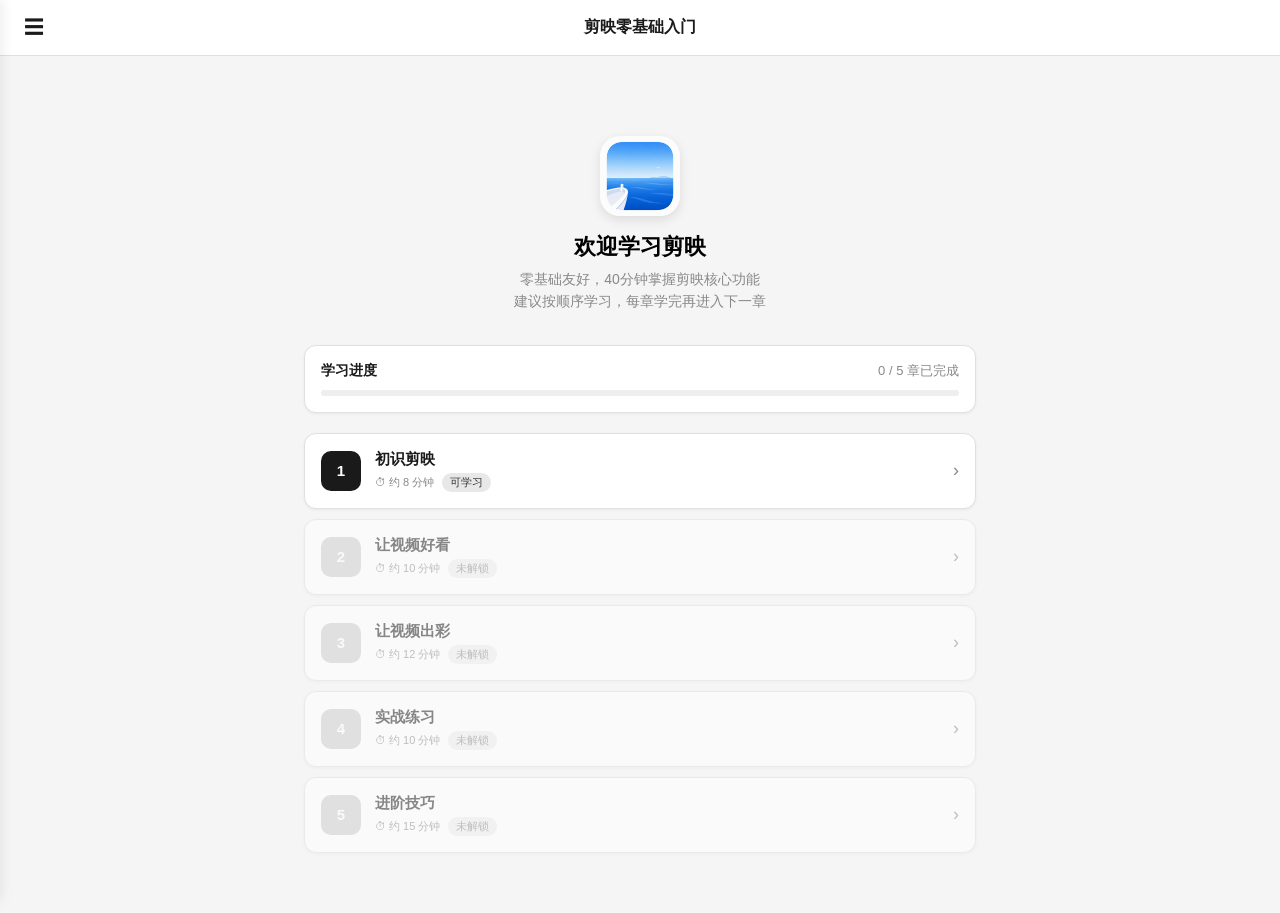
<file: index.html>
<!DOCTYPE html>
<html lang="zh-CN">
<head>
  <meta charset="UTF-8">
  <meta name="viewport" content="width=device-width, initial-scale=1.0, maximum-scale=1.0, user-scalable=no">
  <title>剪映零基础入门</title>
  <link rel="stylesheet" href="css/style.css">
  <link rel="manifest" href="manifest.json">
  <link rel="icon" href="assets/icon.png" type="image/png">
</head>
<body>

  <!-- 侧边栏遮罩 -->
  <div class="sidebar-overlay" id="sidebarOverlay" onclick="toggleSidebar()"></div>

  <!-- 侧边栏 -->
  <div class="sidebar" id="sidebar">
    <div class="sidebar-header">
      <div class="sidebar-logo">
        <img src="assets/icon.png" alt="Logo">
      </div>
      <h2>剪映入门</h2>
    </div>
    <nav class="sidebar-nav">
      <div class="nav-section-title">学习</div>
      <button class="nav-item active" onclick="goHome()">
        <span class="nav-icon">🏠</span> 课程首页
      </button>
      <button class="nav-item" onclick="goToChapter(1)">
        <span class="nav-icon">1</span> 第1章 · 初识剪映
      </button>
      <button class="nav-item" id="navCh2" onclick="goToChapter(2)">
        <span class="nav-icon">2</span> 第2章 · 让视频好看
      </button>
      <button class="nav-item" id="navCh3" onclick="goToChapter(3)">
        <span class="nav-icon">3</span> 第3章 · 让视频出彩
      </button>
      <button class="nav-item" id="navCh4" onclick="goToChapter(4)">
        <span class="nav-icon">4</span> 第4章 · 实战练习
      </button>

      <div class="nav-section-title">设置</div>
      <button class="nav-item" onclick="resetProgress()">
        <span class="nav-icon">🔄</span> 重置学习进度
      </button>
      <button class="nav-item" onclick="toggleSidebar()">
        <span class="nav-icon">ℹ️</span> 关于本应用
      </button>
    </nav>
    <div class="sidebar-footer">
      <img src="assets/icon.png" alt="icon" style="width:20px;vertical-align:middle;margin-right:4px;">剪映零基础入门 v1.0
    </div>
  </div>

  <!-- 顶部导航栏 -->
  <header class="top-bar">
    <button class="menu-btn" onclick="toggleSidebar()">☰</button>
    <h1>剪映零基础入门</h1>
  </header>

  <!-- 主内容区 -->
  <main class="main-content">

    <!-- 欢迎语 -->
    <div class="welcome">
      <div class="welcome-logo">
        <img src="assets/icon.png" alt="剪映入门">
      </div>
      <h2>欢迎学习剪映</h2>
      <p>零基础友好，40分钟掌握剪映核心功能<br>建议按顺序学习，每章学完再进入下一章</p>
    </div>

    <!-- 学习进度 -->
    <div class="progress-section">
      <div class="progress-header">
        <strong style="font-size:14px;">学习进度</strong>
        <span id="progressText">0 / 5 章已完成</span>
      </div>
      <div class="progress-bar">
        <div class="progress-fill" id="progressFill"></div>
      </div>
    </div>

    <!-- 章节列表 -->
    <div class="chapter-list">

      <div class="chapter-card" id="card1" onclick="openVideo(1)">
        <div class="chapter-num">1</div>
        <div class="chapter-info">
          <h3>初识剪映</h3>
          <div class="chapter-meta">
            <span class="chapter-time">⏱ 约 8 分钟</span>
            <span class="chapter-badge badge-ready" id="badge1">可学习</span>
          </div>
        </div>
        <span class="chapter-arrow">›</span>
      </div>

      <div class="chapter-card locked" id="card2" onclick="openVideo(2)">
        <div class="chapter-num">2</div>
        <div class="chapter-info">
          <h3>让视频好看</h3>
          <div class="chapter-meta">
            <span class="chapter-time">⏱ 约 10 分钟</span>
            <span class="chapter-badge badge-locked" id="badge2">未解锁</span>
          </div>
        </div>
        <span class="chapter-arrow">›</span>
      </div>

      <div class="chapter-card locked" id="card3" onclick="openVideo(3)">
        <div class="chapter-num">3</div>
        <div class="chapter-info">
          <h3>让视频出彩</h3>
          <div class="chapter-meta">
            <span class="chapter-time">⏱ 约 12 分钟</span>
            <span class="chapter-badge badge-locked" id="badge3">未解锁</span>
          </div>
        </div>
        <span class="chapter-arrow">›</span>
      </div>

      <div class="chapter-card locked" id="card4" onclick="openVideo(4)">
        <div class="chapter-num">4</div>
        <div class="chapter-info">
          <h3>实战练习</h3>
          <div class="chapter-meta">
            <span class="chapter-time">⏱ 约 10 分钟</span>
            <span class="chapter-badge badge-locked" id="badge4">未解锁</span>
          </div>
        </div>
        <span class="chapter-arrow">›</span>
      </div>

      <div class="chapter-card locked" id="card5" onclick="openVideo(5)">
        <div class="chapter-num">5</div>
        <div class="chapter-info">
          <h3>进阶技巧</h3>
          <div class="chapter-meta">
            <span class="chapter-time">⏱ 约 15 分钟</span>
            <span class="chapter-badge badge-locked" id="badge5">未解锁</span>
          </div>
        </div>
        <span class="chapter-arrow">›</span>
      </div>

    </div>
  </main>

  <script src="js/app.js?v=2" charset="UTF-8"></script>
</body>
</html>
</file>
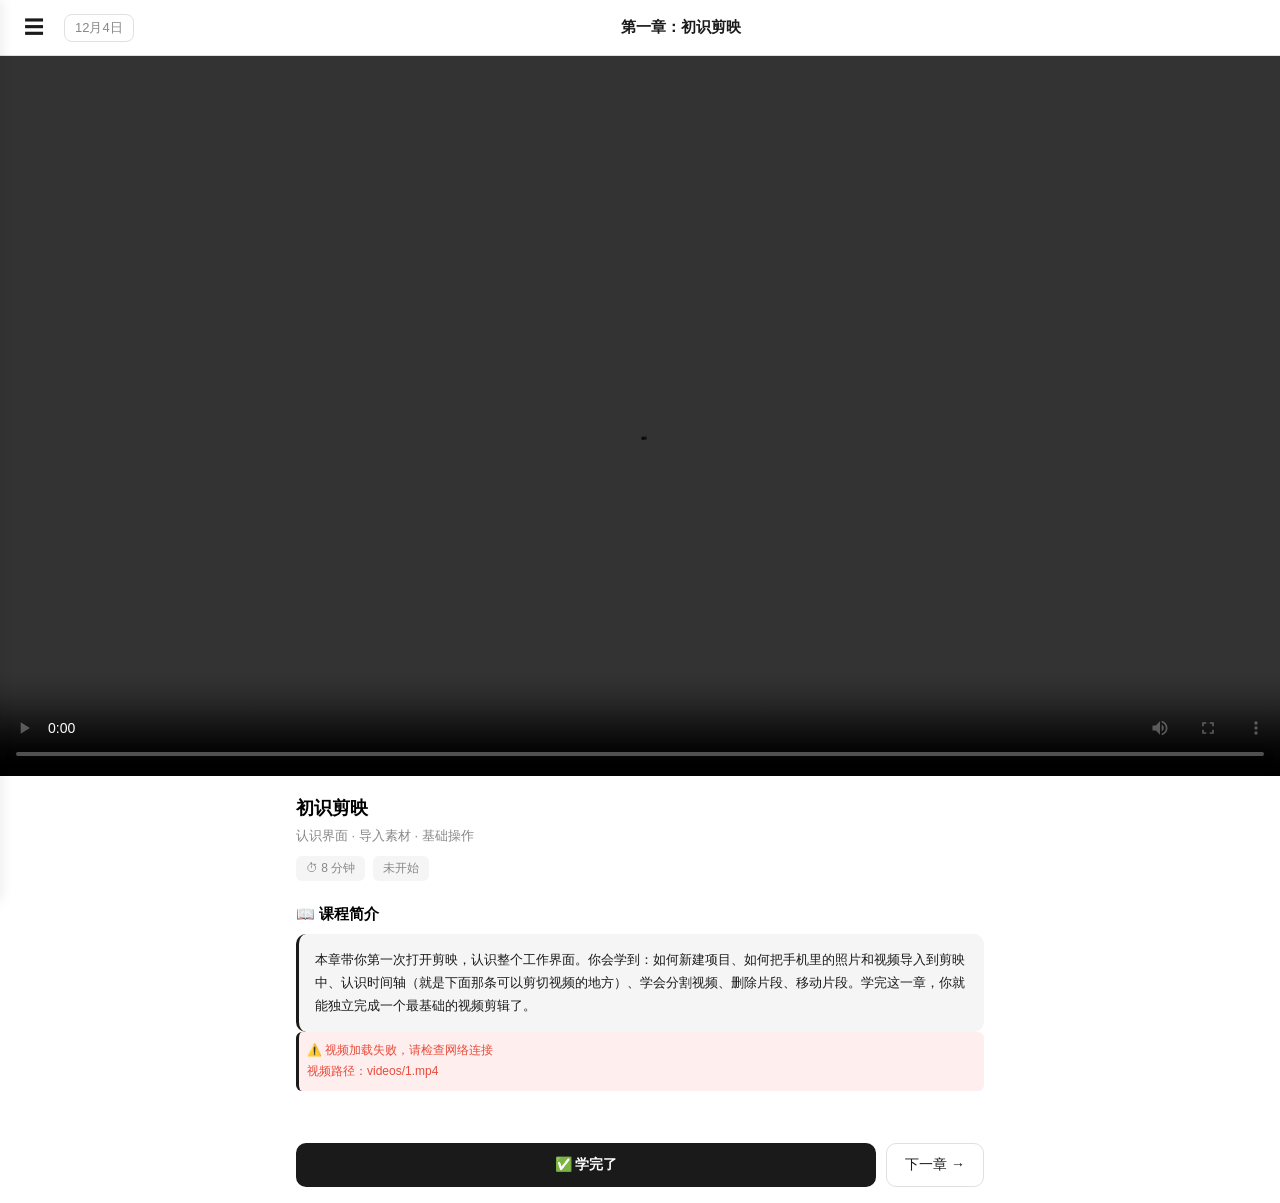
<file: video.html>
<!DOCTYPE html>
<html lang="zh-CN">
<head>
  <meta charset="UTF-8">
  <meta name="viewport" content="width=device-width, initial-scale=1.0, maximum-scale=1.0, user-scalable=no">
  <title>课程播放 - 剪映零基础入门</title>
  <link rel="stylesheet" href="css/style.css">
  <link rel="icon" href="assets/icon.png" type="image/png">
</head>
<body class="video-page">

  <!-- 侧边栏遮罩 -->
  <div class="sidebar-overlay" id="sidebarOverlay" onclick="toggleSidebar()"></div>

  <!-- 侧边栏 -->
  <div class="sidebar" id="sidebar">
    <div class="sidebar-header">
      <div class="sidebar-logo">
        <img src="assets/icon.png" alt="Logo">
      </div>
      <h2>剪映入门</h2>
    </div>
    <nav class="sidebar-nav">
      <div class="nav-section-title">学习</div>
      <button class="nav-item" onclick="goHome()">
        <span class="nav-icon">🏠</span> 课程首页
      </button>
      <button class="nav-item" onclick="goToChapter(1)">
        <span class="nav-icon">1</span> 第1章 · 初识剪映
      </button>
      <button class="nav-item" id="navCh2v" onclick="goToChapter(2)">
        <span class="nav-icon">2</span> 第2章 · 让视频好看
      </button>
      <button class="nav-item" id="navCh3v" onclick="goToChapter(3)">
        <span class="nav-icon">3</span> 第3章 · 让视频出彩
      </button>
      <button class="nav-item" id="navCh4v" onclick="goToChapter(4)">
        <span class="nav-icon">4</span> 第4章 · 实战练习
      </button>
      <button class="nav-item" id="navCh5v" onclick="goToChapter(5)">
        <span class="nav-icon">5</span> 第5章 · 进阶技巧
      </button>
      <div class="nav-section-title">设置</div>
      <button class="nav-item" onclick="resetProgress()">
        <span class="nav-icon">🔄</span> 重置学习进度
      </button>
    </nav>
    <div class="sidebar-footer">
      <img src="assets/icon.png" alt="icon" style="width:18px;vertical-align:middle;margin-right:4px;">剪映零基础入门 v1.0
    </div>
  </div>

  <!-- 顶部导航栏 -->
  <header class="video-top-bar">
    <button class="menu-btn" onclick="toggleSidebar()">☰</button>
    <button class="date-btn" id="dateBtn" onclick="toggleCalendar()">--</button>
    <h1 id="videoTitle">课程标题</h1>
    <div style="width:36px;flex-shrink:0;"></div>
  </header>

  <!-- 视频播放区域 -->
  <div class="video-container">
    <video id="mainVideo" controls preload="auto">
      您的浏览器不支持视频播放
    </video>
  </div>

  <!-- 课程说明 -->
  <div class="video-info">
    <h2 id="videoName">课程名称</h2>
    <p id="videoDesc" class="video-desc">课程描述</p>
    <div class="video-tags">
      <span id="videoTime" class="tag">⏱ -- 分钟</span>
      <span id="videoStatus" class="tag">未开始</span>
    </div>
  </div>

  <!-- 课程简介 -->
  <div class="video-intro" id="videoIntro">
    <h3>📖 课程简介</h3>
    <p id="videoIntroText"></p>
  </div>

  <!-- 操作按钮 -->
  <div class="video-actions">
    <button class="btn-primary" onclick="markComplete()">✅ 学完了</button>
    <button class="btn-secondary" onclick="goNext()">下一章 →</button>
  </div>

  <!-- 完成弹窗 -->
  <div class="complete-overlay" id="completeOverlay">
    <div class="complete-modal">
      <div class="emoji">🎊</div>
      <h3>恭喜完成本章！</h3>
      <p>下一章已解锁，继续加油！</p>
      <button onclick="closeCompleteModal()">继续学习</button>
    </div>
  </div>

  <!-- 日历弹窗 -->
  <div class="calendar-overlay" id="calendarOverlay" onclick="closeCalendarOnOverlay(event)">
    <div class="calendar-modal">
      <div class="calendar-header">
        <button class="cal-nav-btn" onclick="changeMonth(-1)">‹</button>
        <span id="calendarTitle">2026年5月</span>
        <button class="cal-nav-btn" onclick="changeMonth(1)">›</button>
      </div>
      <div class="calendar-weekdays">
        <span>日</span><span>一</span><span>二</span><span>三</span><span>四</span><span>五</span><span>六</span>
      </div>
      <div class="calendar-days" id="calendarDays">
        <!-- JS渲染 -->
      </div>
      <div class="calendar-footer">
        <button class="cal-today-btn" onclick="goToToday()">回到今天</button>
        <button class="cal-open-btn" onclick="openSystemCalendar()">📅 打开手机日历</button>
      </div>
    </div>
  </div>

  <script src="js/app.js?v=3" charset="UTF-8"></script>
</body>
</html>
</file>
<file: css/style.css>
/* ===== 海洋蓝风格 - 浅色简洁主题 ===== */
* {
  margin:0; padding:0; box-sizing:border-box;
}

:root {
  --bg: #ffffff;
  --bg-secondary: #f5f5f5;
  --bg-hover: #eeeeee;
  --text-main: #1a1a1a;
  --text-muted: #888888;
  --accent: #1a1a1a;
  --accent-light: #f0f0f0;
  --accent-dark: #000000;
  --border: #e0e0e0;
  --card-shadow: 0 1px 3px rgba(0,0,0,0.06);
  --radius: 12px;
}

body {
  font-family: -apple-system, 'Segoe UI', 'PingFang SC', 'Microsoft YaHei', sans-serif;
  background: var(--bg-secondary);
  color: var(--text-main);
  min-height: 100vh;
}

/* ===== 顶部导航栏 ===== */
.top-bar {
  background: var(--bg);
  border-bottom:1px solid var(--border);
  padding: 0 16px;
  height: 56px;
  display: flex;
  align-items: center;
  position: sticky;
  top: 0;
  z-index: 100;
}

.menu-btn {
  width: 36px;
  height: 36px;
  border: none;
  background: none;
  font-size: 20px;
  cursor: pointer;
  border-radius: 8px;
  display: flex;
  align-items: center;
  justify-content: center;
  color: var(--text-main);
  transition: background 0.2s;
}

.menu-btn:hover {
  background: var(--bg-hover);
}

.top-bar h1 {
  flex: 1;
  text-align: center;
  font-size: 16px;
  font-weight: 600;
  color: var(--text-main);
  margin-right: 36px;
}

/* ===== 侧边栏 ===== */
.sidebar-overlay {
  display: none;
  position: fixed;
  top: 0; left: 0; right: 0; bottom: 0;
  background: rgba(0,0,0,0.3);
  z-index: 200;
}

.sidebar-overlay.open {
  display: block;
}

.sidebar {
  position: fixed;
  top: 0; left: -260px;
  width: 260px;
  height: 100vh;
  background: var(--bg);
  z-index: 201;
  transition: left 0.3s ease;
  box-shadow: 2px 0 12px rgba(0,0,0,0.08);
  display: flex;
  flex-direction: column;
}

.sidebar.open {
  left: 0;
}

.sidebar-header {
  padding: 20px 16px 12px;
  border-bottom: 1px solid var(--border);
  display: flex;
  align-items: center;
  gap: 10px;
}

.sidebar-logo {
  width: 36px;
  height: 36px;
  border-radius: 8px;
  overflow: hidden;
  flex-shrink: 0;
}

.sidebar-logo img {
  width: 100%;
  height: 100%;
  object-fit: cover;
}

.sidebar-header h2 {
  font-size: 16px;
  font-weight: 700;
  color: var(--accent);
}

.sidebar-nav {
  flex: 1;
  padding: 8px;
  overflow-y: auto;
}

.nav-section-title {
  font-size: 11px;
  color: var(--text-muted);
  padding: 12px 12px 6px;
  text-transform: uppercase;
  letter-spacing: 0.5px;
}

.nav-item {
  display: flex;
  align-items: center;
  gap: 10px;
  padding: 10px 12px;
  border-radius: 8px;
  cursor: pointer;
  font-size: 14px;
  color: var(--text-main);
  transition: background 0.15s;
  border: none;
  background: none;
  width: 100%;
  text-align: left;
}

.nav-item:hover {
  background: var(--bg-hover);
}

.nav-item.active {
  background: var(--accent-light);
  color: var(--accent);
  font-weight: 600;
}

.nav-icon {
  font-size: 18px;
  width: 24px;
  text-align: center;
}

.sidebar-footer {
  padding: 12px 16px;
  border-top: 1px solid var(--border);
  font-size: 12px;
  color: var(--text-muted);
  text-align: center;
}

/* ===== 主内容区 ===== */
.main-content {
  max-width: 720px;
  margin: 0 auto;
  padding: 24px 16px 40px;
}

/* ===== 欢迎区域 ===== */
.welcome {
  text-align: center;
  padding: 32px 16px 24px;
}

.welcome-logo {
  width: 80px;
  height: 80px;
  border-radius: 20px;
  margin: 0 auto 16px;
  overflow: hidden;
  box-shadow: 0 4px 12px rgba(0,0,0,0.1);
}

.welcome-logo img {
  width: 100%;
  height: 100%;
  object-fit: cover;
}

.welcome h2 {
  font-size: 22px;
  font-weight: 700;
  margin-bottom: 6px;
  color: var(--accent-dark);
}

.welcome p {
  font-size: 14px;
  color: var(--text-muted);
  line-height: 1.6;
}

/* ===== 进度条 ===== */
.progress-section {
  background: var(--bg);
  border-radius: var(--radius);
  padding: 16px;
  margin-bottom: 20px;
  box-shadow: var(--card-shadow);
  border: 1px solid var(--border);
}

.progress-header {
  display: flex;
  justify-content: space-between;
  align-items: center;
  margin-bottom: 10px;
}

.progress-header span {
  font-size: 13px;
  color: var(--text-muted);
}

.progress-bar {
  height: 6px;
  background: var(--bg-hover);
  border-radius: 3px;
  overflow: hidden;
}

.progress-fill {
  height: 100%;
  background: #1a1a1a;
  border-radius: 3px;
  transition: width 0.5s ease;
  width: 0%;
}

/* ===== 章节卡片 ===== */
.chapter-list {
  display: flex;
  flex-direction: column;
  gap: 10px;
}

.chapter-card {
  background: var(--bg);
  border: 1px solid var(--border);
  border-radius: var(--radius);
  padding: 16px;
  display: flex;
  align-items: center;
  gap: 14px;
  cursor: pointer;
  transition: all 0.2s;
  box-shadow: var(--card-shadow);
}

.chapter-card:hover {
  border-color: var(--accent);
  box-shadow: 0 2px 8px rgba(59,130,246,0.12);
}

.chapter-card.locked {
  opacity: 0.5;
  cursor: not-allowed;
}

.chapter-card.locked:hover {
  border-color: var(--border);
  box-shadow: var(--card-shadow);
}

.chapter-num {
  width: 40px;
  height: 40px;
  border-radius: 10px;
  background: #1a1a1a;
  color: #fff;
  display: flex;
  align-items: center;
  justify-content: center;
  font-size: 15px;
  font-weight: 700;
  flex-shrink: 0;
}

.chapter-card.locked .chapter-num {
  background: #ccc;
}

.chapter-info {
  flex: 1;
  min-width: 0;
}

.chapter-info h3 {
  font-size: 15px;
  font-weight: 600;
  margin-bottom: 3px;
}

.chapter-desc {
  font-size: 12px;
  color: var(--text-muted);
  white-space: nowrap;
  overflow: hidden;
  text-overflow: ellipsis;
}

.chapter-meta {
  display: flex;
  align-items: center;
  gap: 8px;
  margin-top: 4px;
}

.chapter-time {
  font-size: 11px;
  color: var(--text-muted);
}

.chapter-badge {
  font-size: 11px;
  padding: 2px 8px;
  border-radius: 10px;
  font-weight: 500;
}

.badge-done {
  background: var(--accent-light);
  color: var(--accent);
}

.badge-locked {
  background: var(--bg-hover);
  color: var(--text-muted);
}

.badge-ready {
  background: #e8e8e8;
  color: #333333;
}

.chapter-arrow {
  font-size: 18px;
  color: var(--text-muted);
  flex-shrink: 0;
}

/* ===== 视频播放页 ===== */
.video-page {
  background: var(--bg);
}

.video-top-bar {
  background: var(--bg);
  border-bottom: 1px solid var(--border);
  padding: 0 16px;
  height: 56px;
  display: flex;
  align-items: center;
  gap: 12px;
  position: sticky;
  top: 0;
  z-index: 100;
}

.back-btn {
  border: none;
  background: none;
  font-size: 13px;
  color: var(--text-muted);
  cursor: pointer;
  padding: 6px 10px;
  border-radius: 8px;
  transition: background 0.15s;
}

.back-btn:hover {
  background: var(--bg-hover);
}

.video-top-bar h1 {
  font-size: 15px;
  font-weight: 600;
  flex: 1;
  text-align: center;
}

.video-top-bar .date-btn {
  font-size: 13px;
  color: var(--text-muted);
  background: none;
  border: 1px solid var(--border);
  border-radius: 8px;
  padding: 4px 10px;
  cursor: pointer;
  white-space: nowrap;
  flex-shrink: 0;
}

.video-top-bar .date-btn:active {
  background: var(--bg-hover);
}

/* ===== 视频容器 ===== */
.video-container {
  background: #000;
  position: relative;
  width: 100%;
  padding-top: 56.25%;
}

.video-container video {
  position: absolute;
  top: 0; left: 0;
  width: 100%;
  height: 100%;
  object-fit: contain;
}

/* ===== 视频信息 ===== */
.video-info {
  padding: 20px 16px 8px;
  max-width: 720px;
  margin: 0 auto;
}

.video-info h2 {
  font-size: 18px;
  font-weight: 700;
  margin-bottom: 6px;
  color: var(--accent-dark);
}

.video-desc {
  font-size: 13px;
  color: var(--text-muted);
  margin-bottom: 10px;
  line-height: 1.5;
}

.video-tags {
  display: flex;
  gap: 8px;
  flex-wrap: wrap;
}

.tag {
  font-size: 12px;
  padding: 4px 10px;
  border-radius: 6px;
  background: var(--bg-secondary);
  color: var(--text-muted);
}

.tag-done {
  background: var(--accent-light);
  color: var(--accent);
}

/* ===== 课程简介 ===== */
.video-intro {
  max-width: 720px;
  margin: 0 auto 20px;
  padding: 16px 16px;
}

.video-intro h3 {
  font-size: 15px;
  font-weight: 600;
  color: var(--accent-dark);
  margin-bottom: 10px;
}

.video-intro p {
  font-size: 13px;
  color: var(--text-main);
  line-height: 1.8;
  background: var(--bg-secondary);
  border-radius: 10px;
  padding: 14px 16px;
  border-left: 3px solid var(--accent);
}

/* ===== 操作按钮 ===== */
.video-actions {
  padding: 16px;
  max-width: 720px;
  margin: 0 auto;
  display: flex;
  gap: 10px;
}

.btn-primary {
  flex: 1;
  padding: 12px;
  border: none;
  border-radius: 10px;
  background: #1a1a1a;
  color: #fff;
  font-size: 14px;
  font-weight: 600;
  cursor: pointer;
  transition: opacity 0.2s;
}

.btn-primary:hover {
  opacity: 0.9;
}

.btn-secondary {
  padding: 12px 18px;
  border: 1px solid var(--border);
  border-radius: 10px;
  background: var(--bg);
  color: var(--text-main);
  font-size: 14px;
  cursor: pointer;
  transition: background 0.15s;
}

.btn-secondary:hover {
  background: var(--bg-hover);
}

/* ===== 完成弹窗 ===== */
.complete-overlay {
  display: none;
  position: fixed;
  top: 0; left: 0; right: 0; bottom: 0;
  background: rgba(0,0,0,0.4);
  z-index: 300;
  align-items: center;
  justify-content: center;
}

.complete-overlay.show {
  display: flex;
}

.complete-modal {
  background: var(--bg);
  border-radius: 16px;
  padding: 32px 28px;
  text-align: center;
  max-width: 300px;
  width: 85%;
  animation: popIn 0.3s ease;
  box-shadow: 0 20px 60px rgba(0,0,0,0.15);
}

.complete-modal .emoji {
  font-size: 48px;
  margin-bottom: 12px;
}

.complete-modal h3 {
  font-size: 18px;
  margin-bottom: 6px;
  color: var(--accent-dark);
}

.complete-modal p {
  font-size: 13px;
  color: var(--text-muted);
  margin-bottom: 20px;
}

.complete-modal button {
  padding: 10px 28px;
  border: none;
  border-radius: 10px;
  background: #1a1a1a;
  color: #fff;
  font-size: 14px;
  font-weight: 600;
  cursor: pointer;
}

@keyframes popIn {
  from { transform: scale(0.9); opacity: 0; }
  to { transform: scale(1); opacity: 1; }
}

/* ===== Toast ===== */
.toast {
  position: fixed;
  bottom: 30px;
  left: 50%;
  transform: translateX(-50%);
  background: rgba(0,0,0,0.8);
  color: #fff;
  padding: 10px 24px;
  border-radius: 24px;
  font-size: 13px;
  z-index: 999;
  animation: fadeIn 0.3s ease;
  white-space: nowrap;
}

@keyframes fadeIn {
  from { opacity: 0; transform: translateX(-50%) translateY(10px); }
  to { opacity: 1; transform: translateX(-50%) translateY(0); }
}

/* ===== 内置日历 ===== */
.calendar-overlay {
  display: none;
  position: fixed;
  top: 0; left: 0; right: 0; bottom: 0;
  background: rgba(0,0,0,0.35);
  z-index: 400;
  align-items: center;
  justify-content: center;
}

.calendar-overlay.show {
  display: flex;
}

.calendar-modal {
  background: var(--bg);
  border-radius: 16px;
  padding: 20px;
  width: 320px;
  max-width: 92vw;
  box-shadow: 0 20px 60px rgba(0,0,0,0.18);
  animation: popIn 0.25s ease;
}

.calendar-header {
  display: flex;
  align-items: center;
  justify-content: space-between;
  margin-bottom: 14px;
}

#calendarTitle {
  font-size: 16px;
  font-weight: 700;
  color: var(--text-main);
}

.cal-nav-btn {
  background: none;
  border: 1px solid var(--border);
  font-size: 18px;
  cursor: pointer;
  padding: 4px 10px;
  border-radius: 8px;
  color: var(--text-main);
  line-height: 1;
}

.cal-nav-btn:hover {
  background: var(--bg-hover);
}

.calendar-weekdays {
  display: grid;
  grid-template-columns: repeat(7, 1fr);
  text-align: center;
  font-size: 12px;
  color: var(--text-muted);
  margin-bottom: 6px;
  font-weight: 600;
}

.calendar-days {
  display: grid;
  grid-template-columns: repeat(7, 1fr);
  gap: 4px;
  text-align: center;
}

.calendar-day {
  display: flex;
  align-items: center;
  justify-content: center;
  border-radius: 50%;
  font-size: 13px;
  aspect-ratio: 1;
  cursor: default;
  color: var(--text-main);
}

.calendar-day.empty {
  cursor: default;
}

.calendar-day.today {
  background: #1a1a1a;
  color: #fff;
  font-weight: 700;
}

.calendar-day.other-month {
  color: #ccc;
}

.calendar-footer {
  margin-top: 14px;
  display: flex;
  gap: 8px;
}

.cal-today-btn {
  flex: 1;
  padding: 8px;
  border-radius: 8px;
  border: 1px solid var(--border);
  background: var(--bg);
  font-size: 13px;
  cursor: pointer;
  color: var(--text-main);
}

.cal-today-btn:active {
  background: var(--bg-hover);
}

.cal-open-btn {
  flex: 1;
  padding: 8px;
  border-radius: 8px;
  border: 1px solid var(--border);
  background: var(--bg);
  font-size: 13px;
  cursor: pointer;
  color: var(--text-main);
}

.cal-open-btn:active {
  background: var(--bg-hover);
}

/* ===== 响应式 ===== */
@media (min-width: 600px) {
  .main-content { padding: 32px 24px 60px; }
  .welcome { padding: 48px 16px 32px; }
}
</file>
